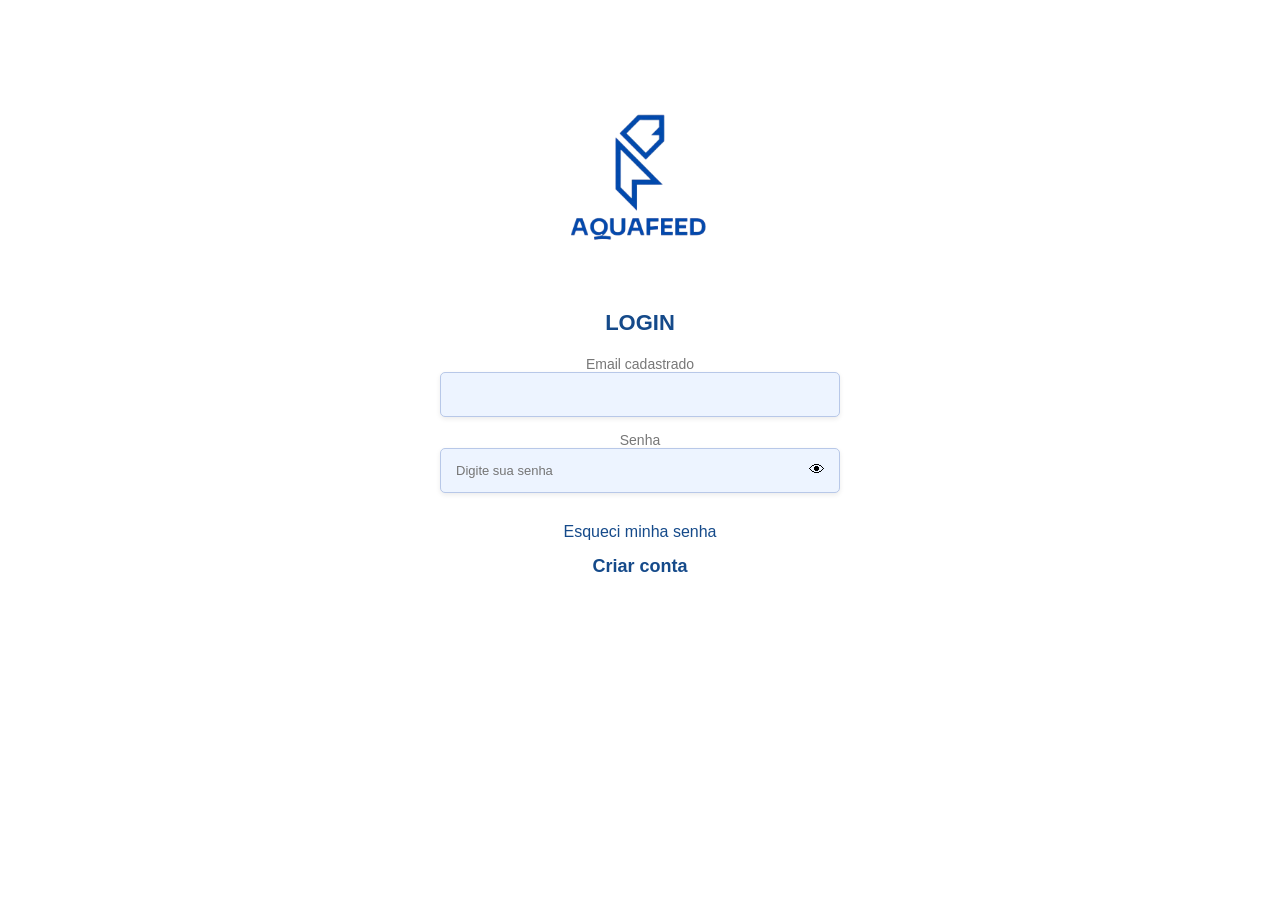
<file: index.html>
<!DOCTYPE html>
<html lang="pt-BR">

<head>
    <meta charset="UTF-8">
    <meta name="viewport" content="width=device-width, initial-scale=1.0">

    <title>AQUAFEED</title>

    <link rel="stylesheet" href="css/style.css">
</head>

<body>

    <main class="container">

        <img src="images/logo.png" alt="Logo Aquafeed" class="logo">

        <h1>LOGIN</h1>

        <label>Email cadastrado</label>
        <input type="email">

        <label>Senha</label>


<div class="campo-senha">

    <input 
    id="senhaLogin"
    type="password"
    placeholder="Digite sua senha">


    <span onclick="mostrarSenha('senhaLogin')">
        👁
    </span>


</div>

        <a href="recuperar.html">
Esqueci minha senha
</a>

       <a href="cadastro.html" class="criar-conta">
    Criar conta
</a>

    </main>


   <script src="js/script.js"></script>

</body>

</html>
</file>
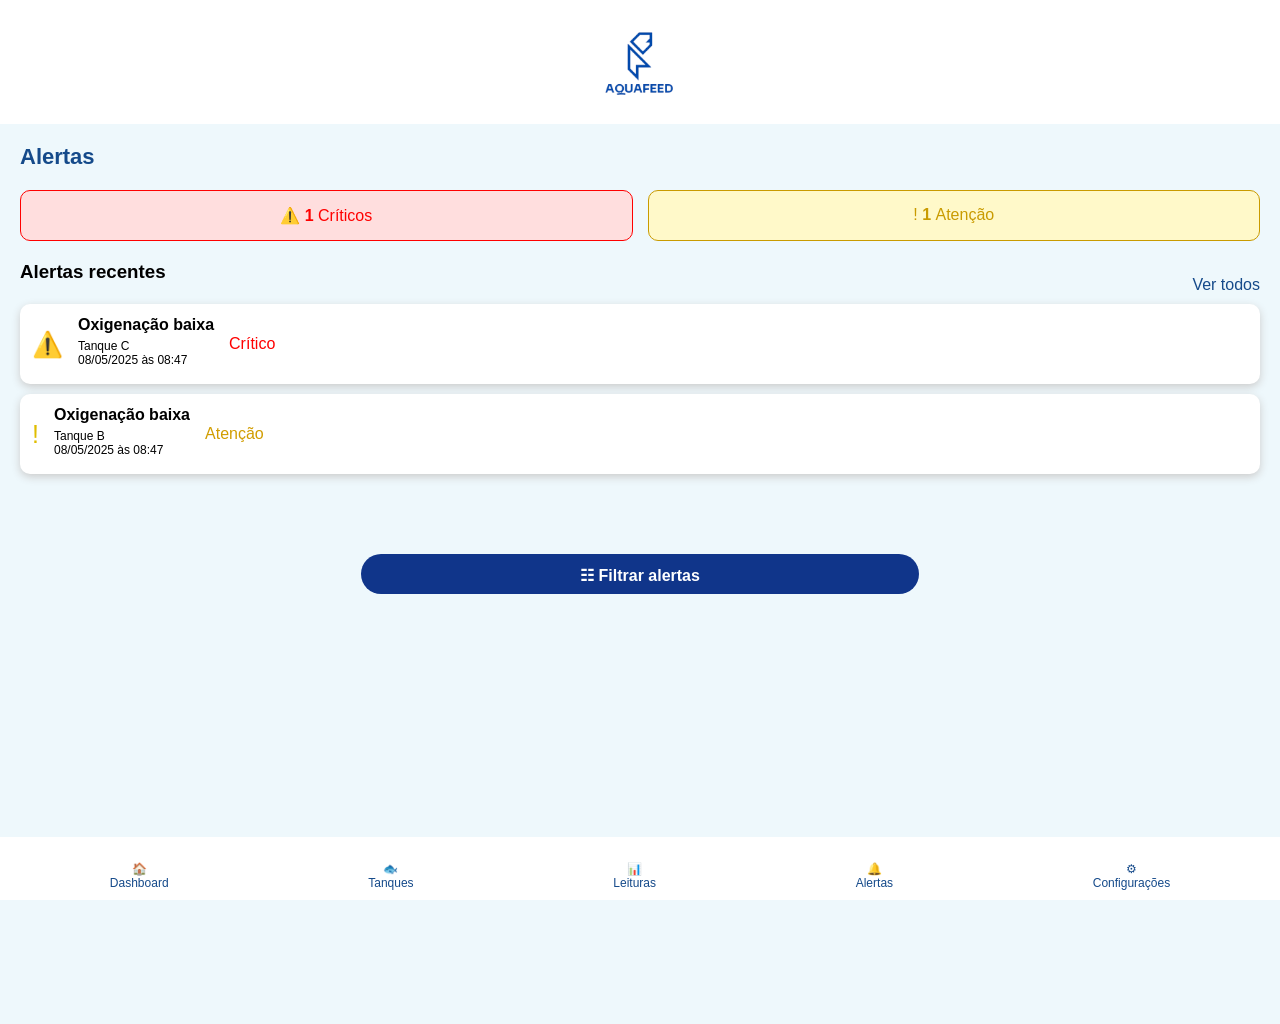
<file: alertas.html>
<!DOCTYPE html>
<html lang="pt-BR">

<head>

<meta charset="UTF-8">

<meta name="viewport" content="width=device-width, initial-scale=1.0">

<title>Alertas - AQUAFEED</title>

<link rel="stylesheet" href="css/style.css">

</head>


<body>


<header class="topo">

<img src="images/logo.png">

</header>



<main class="alertas-page">


<h1>
Alertas
</h1>



<div class="resumo-alertas">


<div class="alerta-card critico">

⚠️

<strong>
1
</strong>

<span>
Críticos
</span>

</div>



<div class="alerta-card atencao">

!

<strong>
1
</strong>

<span>
Atenção
</span>

</div>


</div>




<div class="titulo-alertas">

<h3>
Alertas recentes
</h3>

<a>
Ver todos
</a>

</div>





<div class="alerta-item">


<div class="icone vermelho">

⚠️

</div>


<div>

<strong>
Oxigenação baixa
</strong>

<p>
Tanque C
<br>
08/05/2025 às 08:47
</p>

</div>


<span class="status-critico">

Crítico

</span>


</div>






<div class="alerta-item">


<div class="icone amarelo">

!

</div>


<div>

<strong>
Oxigenação baixa
</strong>

<p>
Tanque B
<br>
08/05/2025 às 08:47
</p>

</div>


<span class="status-atencao">

Atenção

</span>


</div>





<button class="filtrar">

☷ Filtrar alertas

</button>



</main>



<nav class="menu">

<a href="dashboard.html">
🏠
<br>
Dashboard
</a>


<a href="tanques.html">
🐟
<br>
Tanques
</a>


<a href="leituras.html">
📊
<br>
Leituras
</a>


<a href="alertas.html">
🔔
<br>
Alertas
</a>


<a href="configuracoes.html">
⚙
<br>
Configurações
</a>


</nav>


</body>

</html>
</file>
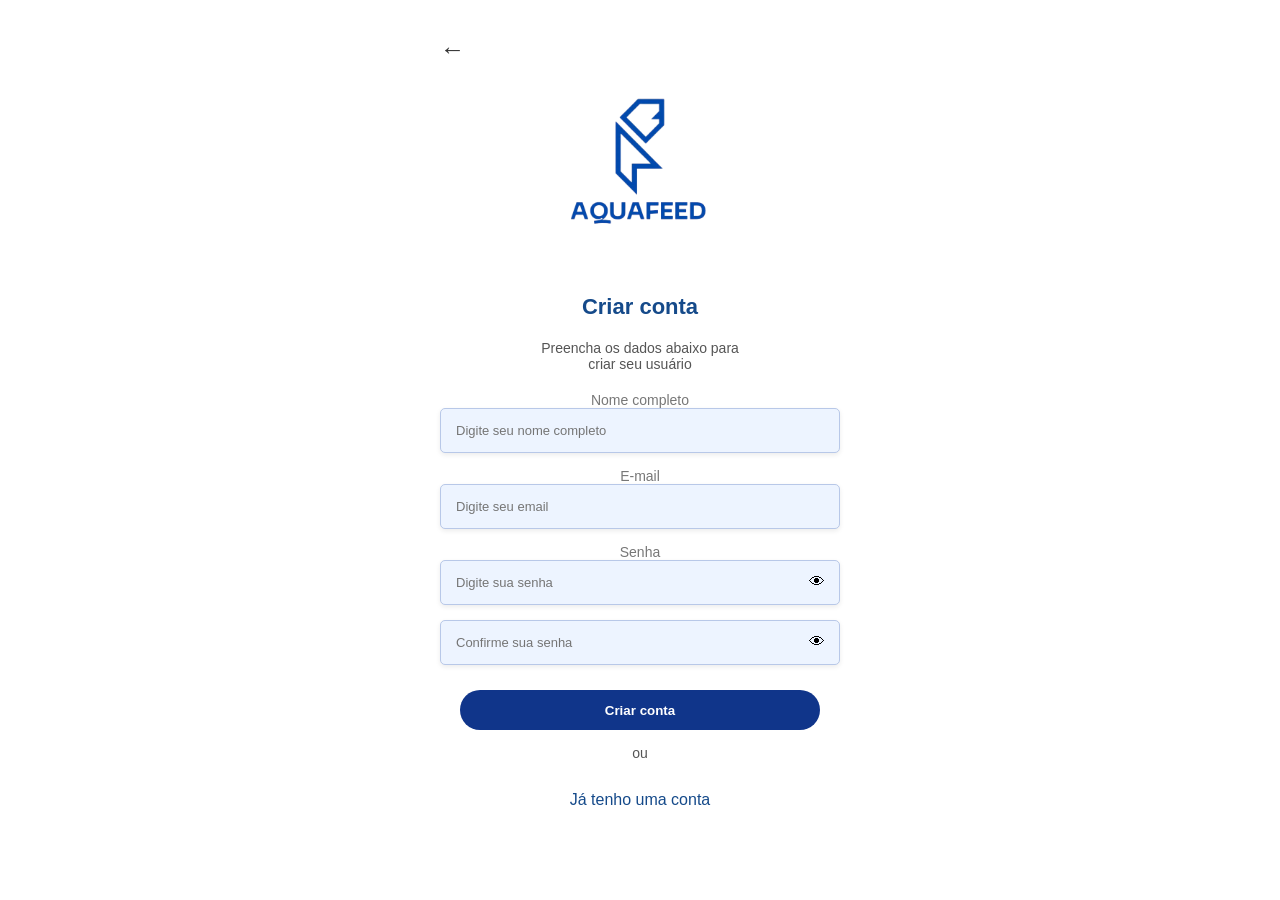
<file: cadastro.html>
<!DOCTYPE html>
<html lang="pt-BR">

<head>

    <meta charset="UTF-8">
    <meta name="viewport" content="width=device-width, initial-scale=1.0">

    <title>Criar conta - AQUAFEED</title>

   <link rel="stylesheet" href="css/style.css">

</head>


<body>


<main class="container cadastro">


    <a href="index.html" class="voltar">
        ←
    </a>


    <img src="images/logo.png" class="logo">


    <h1>Criar conta</h1>


    <p class="descricao">
        Preencha os dados abaixo para<br>
        criar seu usuário
    </p>



    <label>Nome completo</label>

    <input 
    type="text"
    placeholder="Digite seu nome completo">



    <label>E-mail</label>

    <input 
    type="email"
    placeholder="Digite seu email">



    <label>Senha</label>

  <div class="campo-senha">

    <input 
    id="senha"
    type="password"
    placeholder="Digite sua senha">

    <span onclick="mostrarSenha('senha')">
        👁
    </span>

</div>



    <div class="campo-senha">

    <input 
    id="confirmarSenha"
    type="password"
    placeholder="Confirme sua senha">

    <span onclick="mostrarSenha('confirmarSenha')">
        👁
    </span>

</div>



    <button>
        Criar conta
    </button>



    <span class="ou">
        ou
    </span>



    <a href="index.html">
        Já tenho uma conta
    </a>


</main>


<script src="js/script.js"></script>


</body>

</html>
</file>
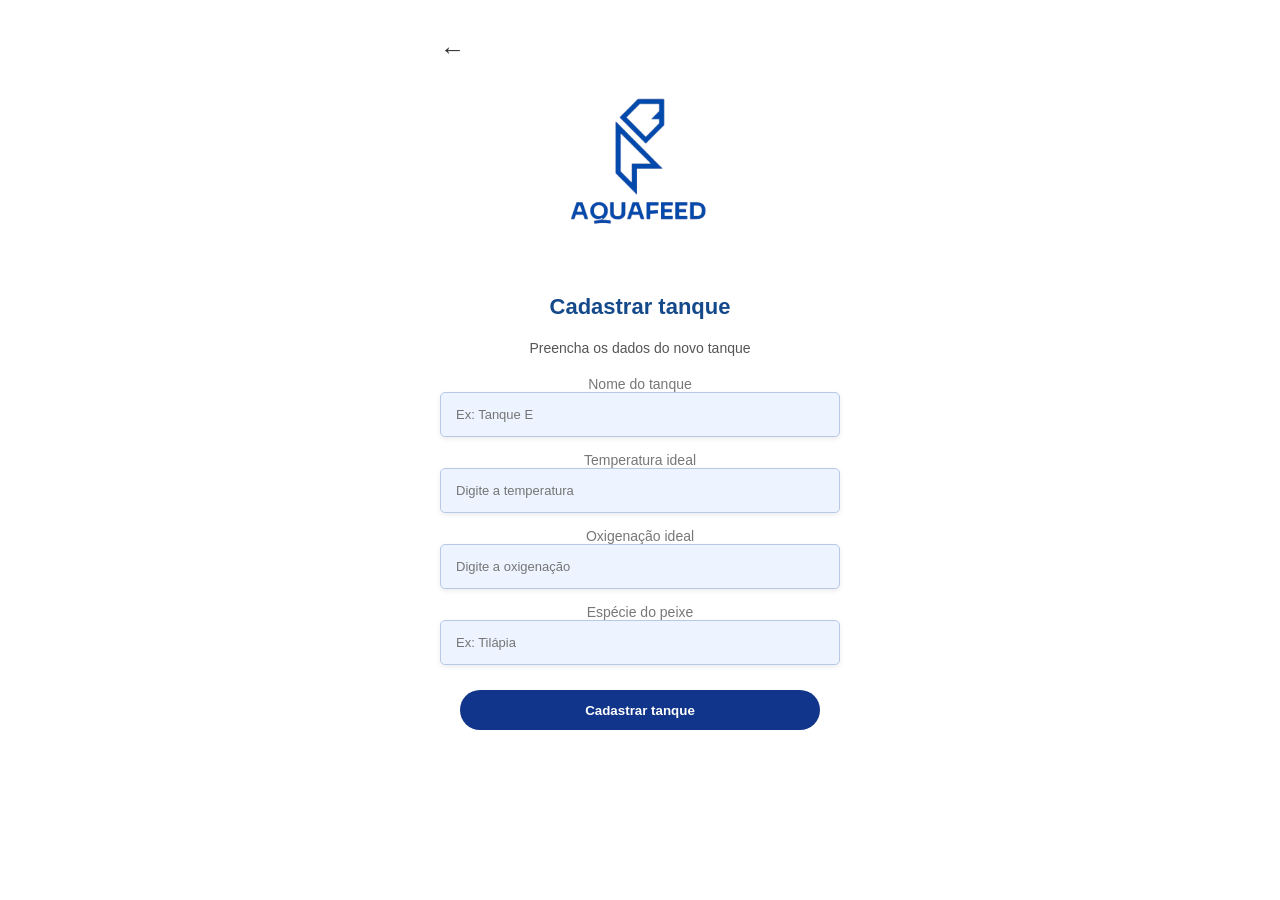
<file: cadastro_tanque.html>
<!DOCTYPE html>
<html lang="pt-BR">

<head>

<meta charset="UTF-8">

<meta name="viewport" content="width=device-width, initial-scale=1.0">

<title>Cadastrar tanque - AQUAFEED</title>

<link rel="stylesheet" href="css/style.css">

</head>


<body>


<main class="container cadastro">


<a href="dashboard.html" class="voltar">
←
</a>


<img src="images/logo.png" class="logo">


<h1>
Cadastrar tanque
</h1>


<p class="descricao">
Preencha os dados do novo tanque
</p>



<label>
Nome do tanque
</label>

<input 
type="text"
placeholder="Ex: Tanque E">



<label>
Temperatura ideal
</label>

<input 
type="number"
placeholder="Digite a temperatura">



<label>
Oxigenação ideal
</label>

<input 
type="number"
placeholder="Digite a oxigenação">



<label>
Espécie do peixe
</label>

<input 
type="text"
placeholder="Ex: Tilápia">



<button>
Cadastrar tanque
</button>



</main>



</body>

</html>
</file>
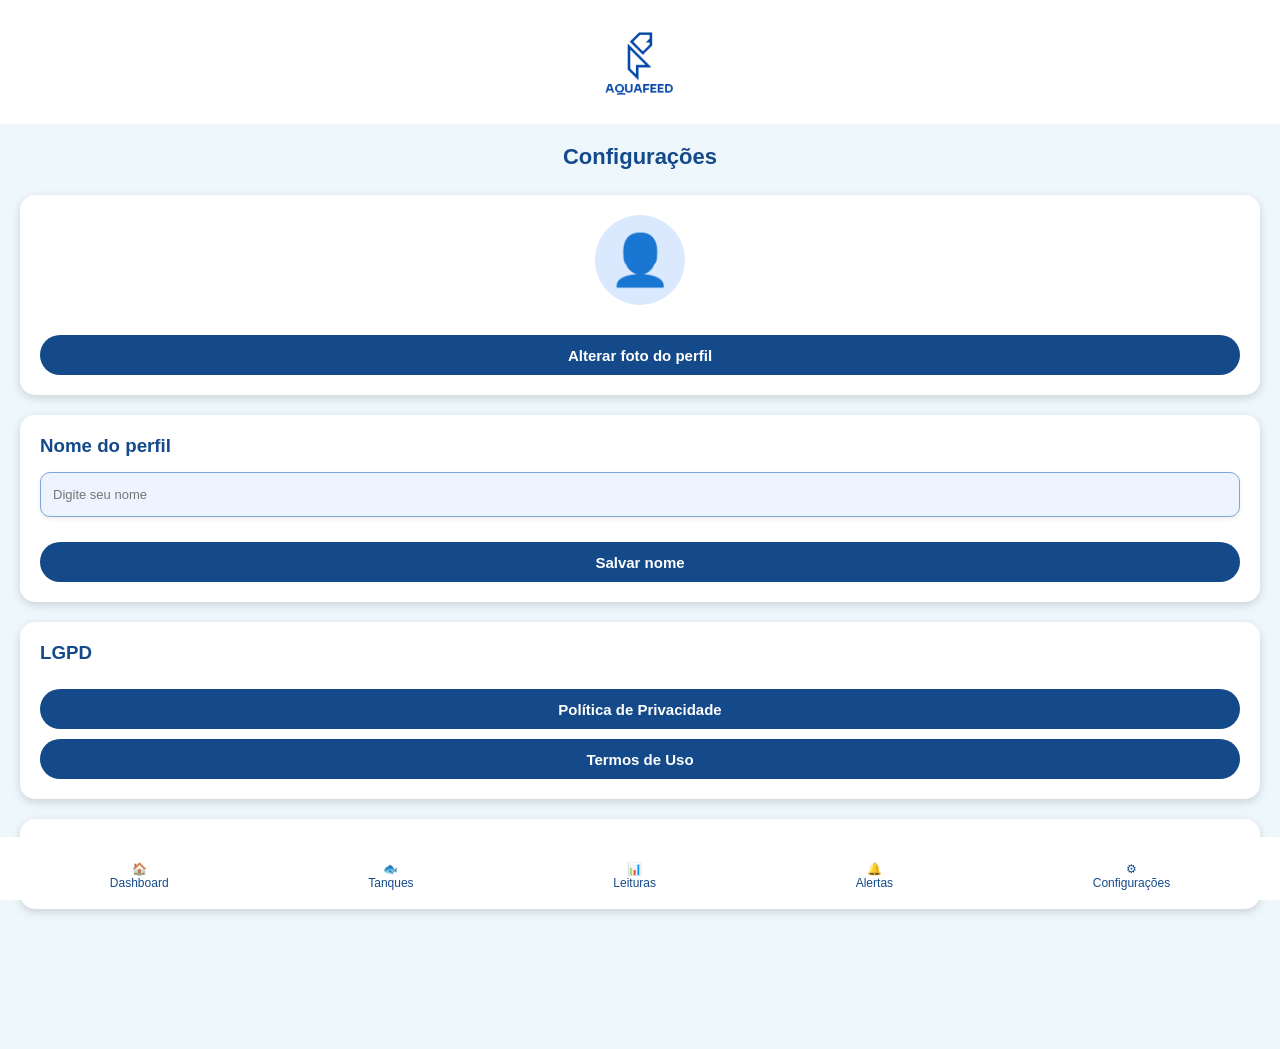
<file: configuracoes.html>
<!DOCTYPE html>
<html lang="pt-BR">

<head>
    <meta charset="UTF-8">
    <meta name="viewport" content="width=device-width, initial-scale=1.0">
    <title>Configurações - AQUAFEED</title>

    <link rel="stylesheet" href="css/style.css">
</head>

<body>

<header class="topo">
    <img src="images/logo.png" alt="Logo AquaFeed">
</header>

<main class="configuracoes">

    <h1>Configurações</h1>

    <div class="card-config">

        <div class="foto-perfil">
            👤
        </div>

        <button class="btn-config">
            Alterar foto do perfil
        </button>

    </div>



    <div class="card-config">

        <h3>Nome do perfil</h3>

        <input type="text" placeholder="Digite seu nome">

        <button class="btn-config">
            Salvar nome
        </button>

    </div>



    <div class="card-config">

        <h3>LGPD</h3>

        <button class="btn-config">
            Política de Privacidade
        </button>

        <button class="btn-config">
            Termos de Uso
        </button>

    </div>



    <div class="card-config excluir">

        <button class="btn-excluir">
            Apagar conta
        </button>

    </div>

</main>



<nav class="menu">

<a href="dashboard.html">
🏠<br>Dashboard
</a>

<a href="tanques.html">
🐟<br>Tanques
</a>

<a href="leituras.html">
📊<br>Leituras
</a>

<a href="alertas.html">
🔔<br>Alertas
</a>

<a href="configuracoes.html">
⚙<br>Configurações
</a>

</nav>

</body>
</html>
</file>
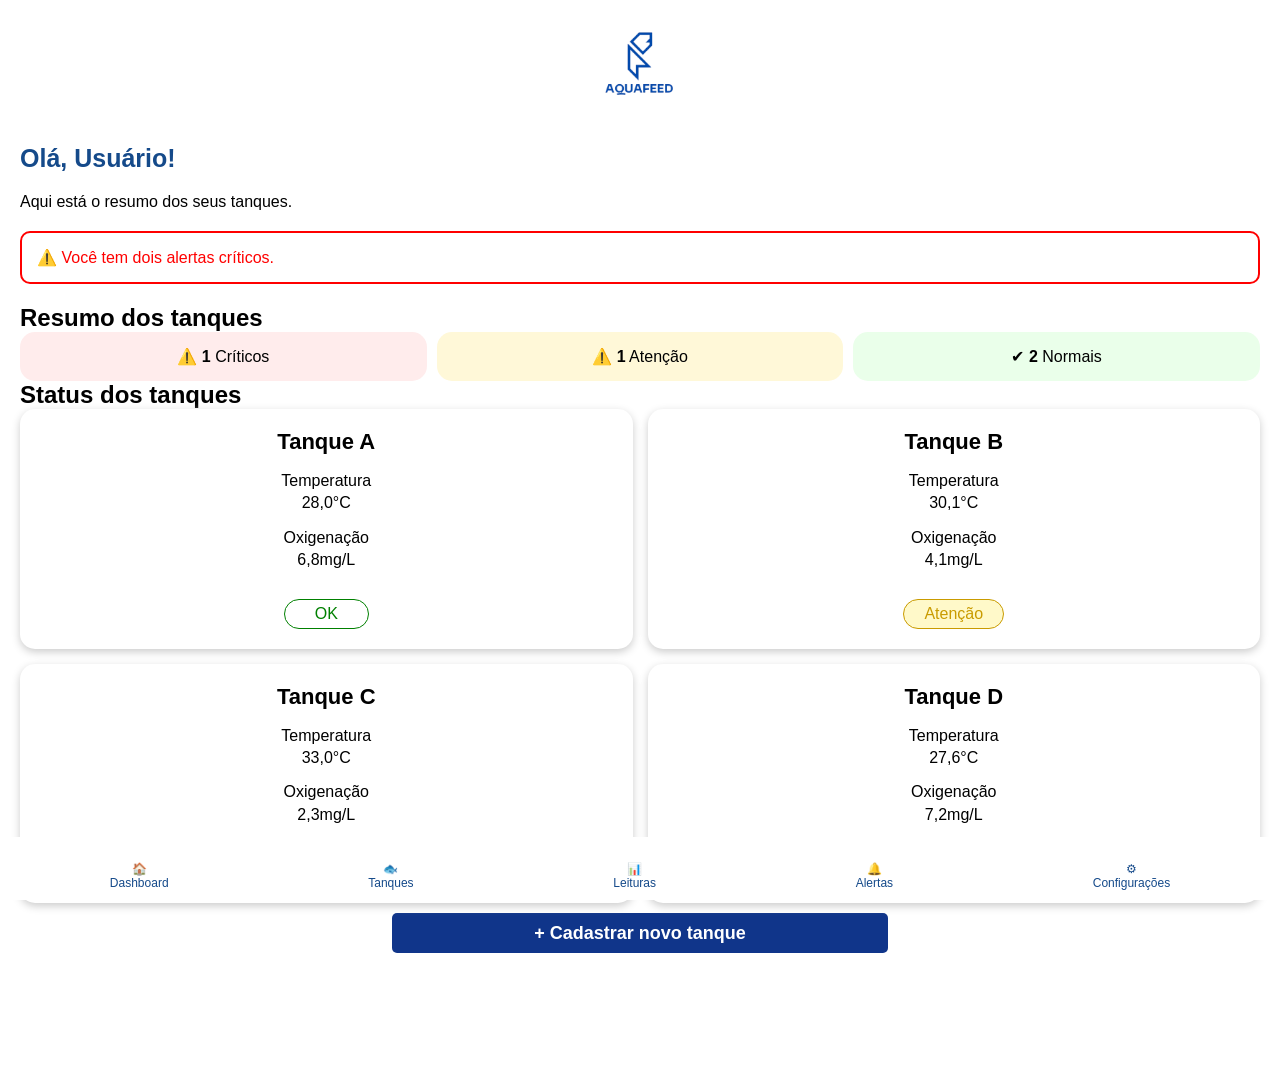
<file: dashboard.html>
<!DOCTYPE html>
<html lang="pt-BR">

<head>

<meta charset="UTF-8">

<meta name="viewport" content="width=device-width, initial-scale=1.0">

<title>AQUAFEED Dashboard</title>

<link rel="stylesheet" href="css/style.css">

</head>


<body>


<header class="topo">

<img src="images/logo.png">

</header>



<main class="dashboard">


<h1>
Olá, Usuário!
</h1>


<p>
Aqui está o resumo dos seus tanques.
</p>



<div class="alerta">

⚠️
Você tem dois alertas críticos.

</div>



<h2>
Resumo dos tanques
</h2>



<div class="resumo">


<div class="card resumo-critico">

⚠️

<strong>1</strong>

<span>
Críticos
</span>

</div>



<div class="card resumo-atencao">

⚠️

<strong>1</strong>

<span>
Atenção
</span>

</div>



<div class="card resumo-normal">

✔

<strong>2</strong>

<span>
Normais
</span>

</div>


</div>





<h2>
Status dos tanques
</h2>



<div class="tanques">


<div class="tanque">

<h3>
Tanque A
</h3>

<p>
Temperatura
<br>
28,0°C
</p>

<p>
Oxigenação
<br>
6,8mg/L
</p>

<span class="ok">
OK
</span>


</div>





<div class="tanque">

<h3>
Tanque B
</h3>

<p>
Temperatura
<br>
30,1°C
</p>

<p>
Oxigenação
<br>
4,1mg/L
</p>

<span class="atencao">
Atenção
</span>


</div>




<div class="tanque">

<h3>
Tanque C
</h3>

<p>
Temperatura
<br>
33,0°C
</p>

<p>
Oxigenação
<br>
2,3mg/L
</p>

<span class="critico">
Crítico
</span>


</div>




<div class="tanque">

<h3>
Tanque D
</h3>

<p>
Temperatura
<br>
27,6°C
</p>

<p>
Oxigenação
<br>
7,2mg/L
</p>

<span class="ok">
OK
</span>


</div>


</div>



<a href="cadastro_tanque.html">

<button class="novo-tanque">

+ Cadastrar novo tanque

</button>

</a>



</main>



<nav class="menu"><nav class="menu">

<a href="dashboard.html">
🏠
<br>
Dashboard
</a>


<a href="tanques.html">
🐟
<br>
Tanques
</a>


<a href="leituras.html">
📊
<br>
Leituras
</a>


<a href="alertas.html">
🔔
<br>
Alertas
</a>


<a href="configuracoes.html">
⚙
<br>
Configurações
</a>


</nav>

<a>
🏠
<br>
Dashboard
</a>


<a>
🐟
<br>
Tanques
</a>


<a>
📊
<br>
Leituras
</a>


<a>
🔔
<br>
Alertas
</a>


<a>
⚙
<br>
Configurações
</a>


</nav>



</body>

</html>
</file>
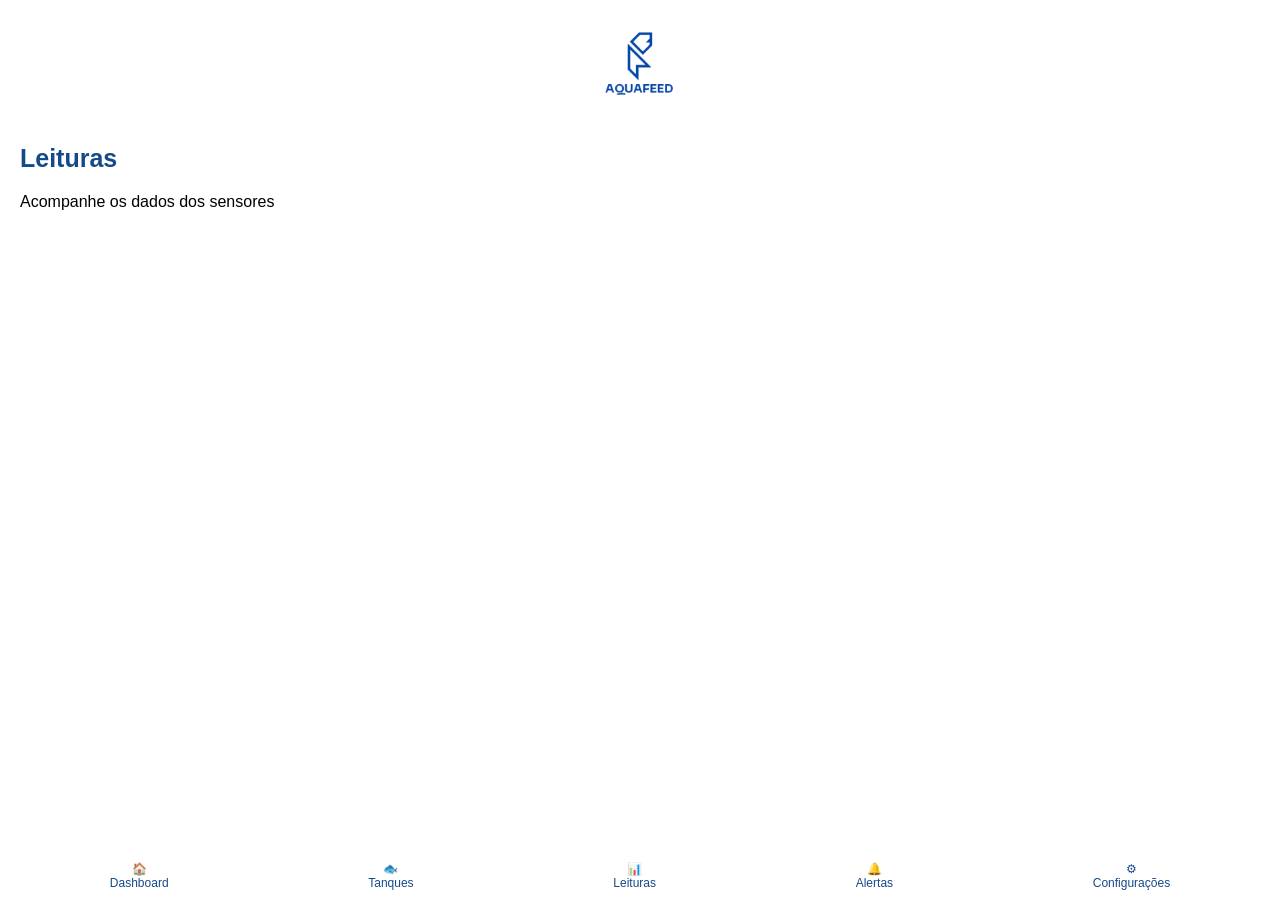
<file: leituras.html>
<!DOCTYPE html>
<html lang="pt-BR">

<head>

<meta charset="UTF-8">

<meta name="viewport" content="width=device-width, initial-scale=1.0">

<title>Leituras</title>

<link rel="stylesheet" href="css/style.css">

</head>


<body>


<header class="topo">

<img src="images/logo.png">

</header>



<main class="dashboard">


<h1>
Leituras
</h1>


<p>
Acompanhe os dados dos sensores
</p>


</main>



<nav class="menu">


<a href="dashboard.html">
🏠
<br>
Dashboard
</a>


<a href="tanques.html">
🐟
<br>
Tanques
</a>


<a href="leituras.html">
📊
<br>
Leituras
</a>


<a href="alertas.html">
🔔
<br>
Alertas
</a>


<a href="configuracoes.html">
⚙
<br>
Configurações
</a>


</nav>


</body>

</html>
</file>
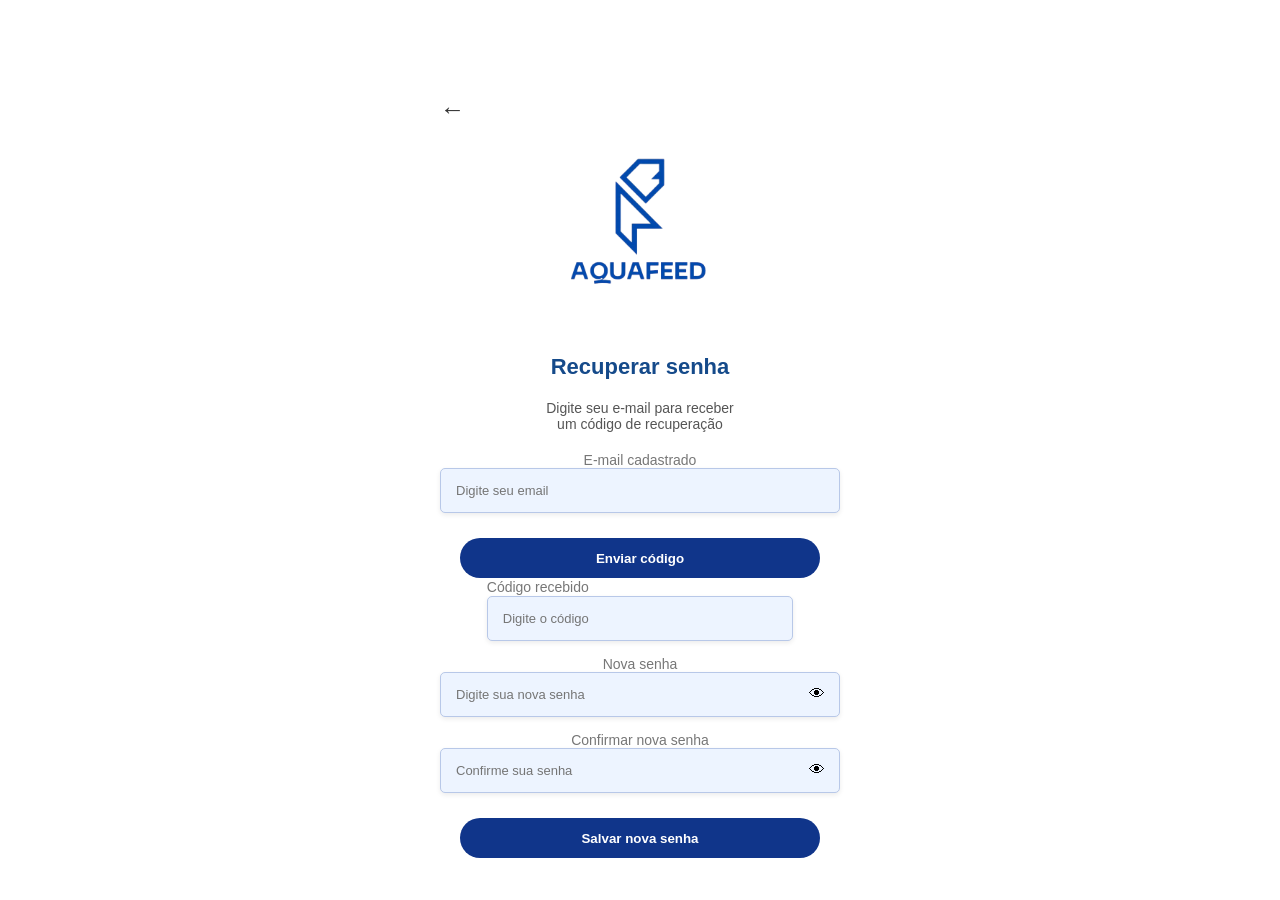
<file: recuperar.html>
<!DOCTYPE html>
<html lang="pt-BR">

<head>

<meta charset="UTF-8">

<meta name="viewport" content="width=device-width, initial-scale=1.0">

<title>Recuperar senha - AQUAFEED</title>

<link rel="stylesheet" href="css/style.css">

</head>


<body>


<main class="container">


<a href="index.html" class="voltar">
←
</a>


<img src="images/logo.png" class="logo">


<h1>Recuperar senha</h1>


<p class="descricao">
Digite seu e-mail para receber<br>
um código de recuperação
</p>


<label>E-mail cadastrado</label>


<input 
type="email"
placeholder="Digite seu email">


<button>
Enviar código
</button>



<div class="codigo-area">


<label>Código recebido</label>


<input 
type="number"
placeholder="Digite o código">


</div>



<label>Nova senha</label>


<div class="campo-senha">

<input 
id="novaSenha"
type="password"
placeholder="Digite sua nova senha">


<span onclick="mostrarSenha('novaSenha')">
👁
</span>


</div>



<label>Confirmar nova senha</label>


<div class="campo-senha">

<input 
id="confirmarNovaSenha"
type="password"
placeholder="Confirme sua senha">


<span onclick="mostrarSenha('confirmarNovaSenha')">
👁
</span>


</div>


<button>
Salvar nova senha
</button>



</main>


<script src="js/script.js"></script>


</body>

</html>
</file>
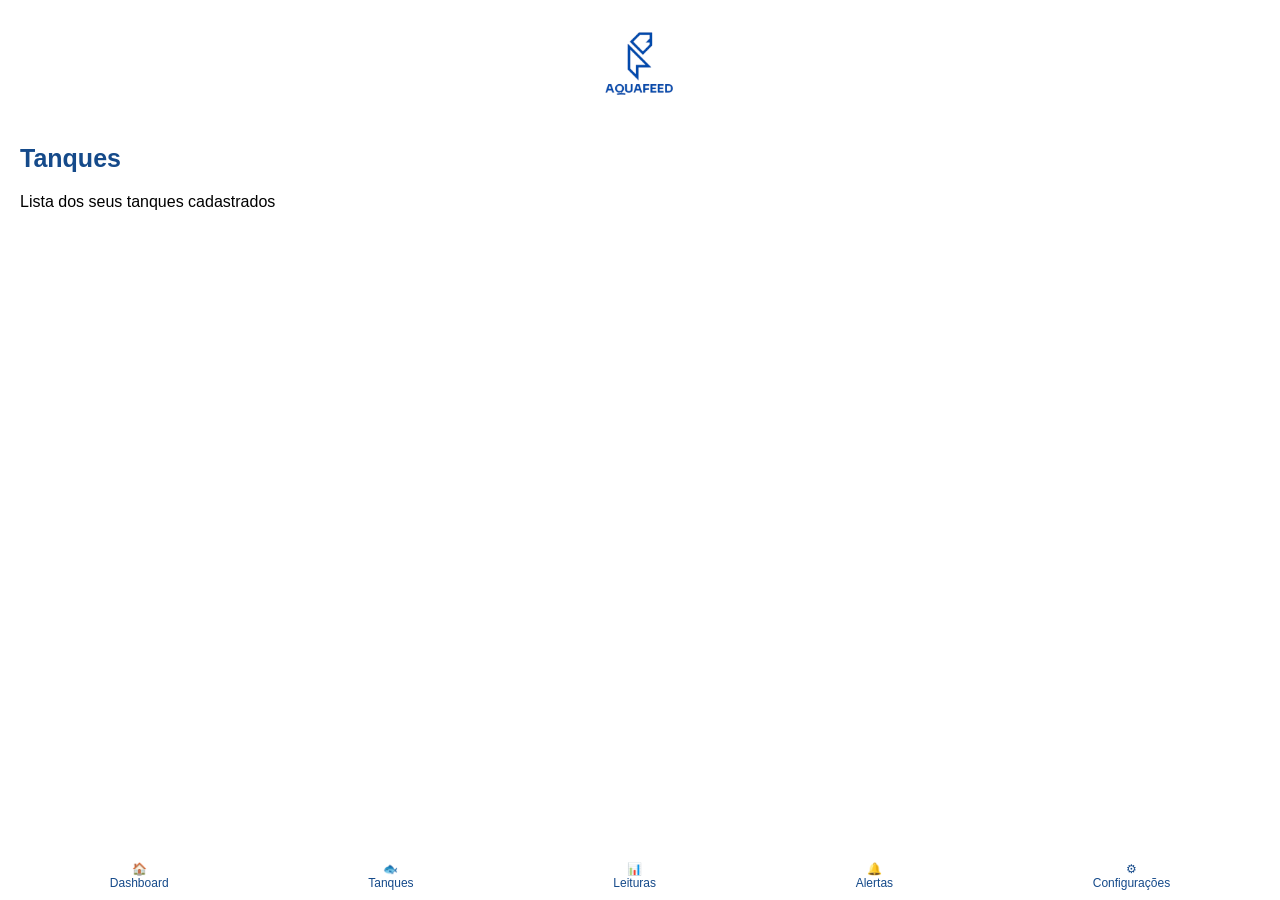
<file: tanques.html>
<!DOCTYPE html>
<html lang="pt-BR">

<head>

<meta charset="UTF-8">

<meta name="viewport" content="width=device-width, initial-scale=1.0">

<title>Tanques</title>

<link rel="stylesheet" href="css/style.css">

</head>


<body>


<header class="topo">

<img src="images/logo.png">

</header>


<main class="dashboard">


<h1>
Tanques
</h1>


<p>
Lista dos seus tanques cadastrados
</p>


</main>


<nav class="menu">


<a href="dashboard.html">
🏠
<br>
Dashboard
</a>


<a href="tanques.html">
🐟
<br>
Tanques
</a>


<a href="leituras.html">
📊
<br>
Leituras
</a>


<a href="alertas.html">
🔔
<br>
Alertas
</a>


<a href="configuracoes.html">
⚙
<br>
Configurações
</a>


</nav>


</body>

</html>
</file>
<file: css/style.css>
* {
    margin: 0;
    padding: 0;
    box-sizing: border-box;
}


body {
    font-family: Arial, sans-serif;
    background: white;
}


.container {

    width: 90%;
    max-width: 400px;

    margin: auto;
    margin-top: 80px;

    display: flex;
    flex-direction: column;
    align-items: center;

}


.logo {

    width: 180px;
    margin-bottom: 50px;

}


h1 {

    color: #154a8a;
    font-size: 22px;

    margin-bottom: 20px;

}


label {

    color: #777;
    font-size: 14px;

}


input {

    width: 100%;
    height: 45px;

    border-radius: 5px;

    border: 1px solid #b8c8e8;

    background-color: #edf4ff;

    margin-bottom: 15px;

    padding: 0 15px;

    font-size: 13px;

    box-shadow: 0px 2px 5px rgba(0, 0, 0, 0.08);

    outline: none;

}


a {

    text-decoration: none;
    color: #154a8a;

    margin-top: 15px;

}


.criar-conta {

    font-size: 18px;
    font-weight: bold;

}
.cadastro {

    margin-top:20px;

    padding-bottom:50px;
   
    

}


.voltar {

    align-self: flex-start;

    font-size: 25px;

    color: #333;

}


.descricao {

    text-align: center;

    color: #555;

    font-size: 14px;

    margin-bottom: 20px;

}


button {

    width: 90%;

    height: 40px;

    background: #10358a;

    color: white;

    border: none;

    border-radius: 20px;

    font-weight: bold;

    margin-top: 10px;

}


.ou {

    margin: 15px;

    color: #555;

    font-size: 14px;

}
.campo-senha {

    width: 100%;

    position: relative;

}


.campo-senha input {

    width: 100%;

}


.campo-senha span {

    position: absolute;

    right: 15px;

    top: 13px;

    cursor: pointer;

    font-size: 16px;

}
.topo {

text-align:center;

padding:15px;

}


.topo img {

width:90px;

}



.dashboard {

padding:20px;

}


.dashboard h1 {

font-size:25px;

}



.alerta {

border:2px solid red;

padding:15px;

border-radius:10px;

color:red;

margin:20px 0;

}



.resumo {

display:flex;

gap:10px;

}


.resumo .card {

flex:1;

padding:15px;

border-radius:15px;

text-align:center;

}



.resumo-critico {

background:#ffecec;

}


.resumo-atencao {

background:#fff8d8;

}


.resumo-normal {

background:#eaffea;

}



.tanques {

display:grid;

grid-template-columns:1fr 1fr;

gap:15px;

}



.tanque {

    background:white;

    padding:20px;

    border-radius:15px;

    box-shadow:0 3px 8px #ccc;

    text-align:center;

}



.tanque h3 {

    margin-bottom:15px;

    font-size:22px;

}



.tanque p {

    margin:12px 0;

    line-height:1.4;

}



.tanque span {

    display:inline-block;

    margin-top:15px;

}



.ok {

color:green;

border:1px solid green;

padding:5px 30px;

border-radius:20px;

}



.atencao {

color:#c99b00;

border:1px solid #c99b00;

padding:5px 20px;

border-radius:20px;

}



.critico {

color:red;

border:1px solid red;

padding:5px 20px;

border-radius:20px;

}


.novo-tanque {

    display:block;

    width:40%;

    margin:20px auto;

    background:#10358a;

    color:white;

    border:none;

    padding:8px;

    border-radius:5px;

    font-size:18px;

    margin-top:10px;

    margin-bottom:100px;

    cursor:pointer;

}
.menu {

position:fixed;

bottom:0;

left:0;

width:100%;

display:flex;

justify-content:space-around;

background:white;

padding:10px;

}



.menu a {

text-align:center;

font-size:12px;

}
.alertas-page {

    padding:20px;

    background:#eef8fc;

    min-height:100vh;

}



.alertas-page h1 {

    font-size:22px;

}



.resumo-alertas {

    display:flex;

    gap:15px;

}



.alerta-card {

    flex:1;

    padding:15px;

    border-radius:10px;

    text-align:center;

}



.critico {

    background:#ffdede;

}



.atencao {

    background:#fff9c9;

}



.titulo-alertas {

    display:flex;

    justify-content:space-between;

    margin-top:20px;

}




.alerta-item {


display:flex;

align-items:center;

gap:15px;

background:white;

padding:12px;

margin-top:10px;

border-radius:10px;

box-shadow:0 3px 8px #ccc;


}



.icone {

font-size:25px;

}



.vermelho {

color:red;

}



.amarelo {

color:#e0bd00;

}



.alerta-item p {

font-size:12px;

margin:5px 0;

}



.status-critico {

color:red;

}



.status-atencao {

color:#d19d00;

}



.filtrar {

    display:block;

    width:45%;

    margin:80px auto 100px;

    background:#10358a;

    color:white;

    border:none;

    padding:12px;

    border-radius:20px;

    font-size:16px;

    font-weight:bold;

    cursor:pointer;

}
/* ===========================
   CONFIGURAÇÕES
=========================== */

.configuracoes{

    padding:20px;

    background:#eef7fc;

    min-height:100vh;

    padding-bottom:120px;

}

.configuracoes h1{

    text-align:center;

    color:#154a8a;

    margin-bottom:25px;

}

.card-config{

    background:white;

    border-radius:15px;

    padding:20px;

    margin-bottom:20px;

    box-shadow:0 3px 10px rgba(0,0,0,.15);

}

.foto-perfil{

    width:90px;

    height:90px;

    margin:0 auto 20px;

    border-radius:50%;

    background:#dbe9ff;

    display:flex;

    align-items:center;

    justify-content:center;

    font-size:50px;

}

.card-config h3{

    color:#154a8a;

    margin-bottom:15px;

}

.card-config input{

    width:100%;

    padding:12px;

    border:1px solid #7ea6d8;

    border-radius:10px;

    background:#edf4ff;

    margin-bottom:15px;

    box-sizing:border-box;

}

.btn-config{

    width:100%;

    background:#154a8a;

    color:white;

    border:none;

    border-radius:20px;

    padding:12px;

    margin-top:10px;

    cursor:pointer;

    font-size:15px;

    font-weight:bold;

}

.btn-config:hover{

    background:#103a6c;

}

.btn-excluir{

    width:100%;

    background:#d93025;

    color:white;

    border:none;

    border-radius:20px;

    padding:14px;

    cursor:pointer;

    font-size:16px;

    font-weight:bold;

}

.btn-excluir:hover{

    background:#b32118;

}
</file>
